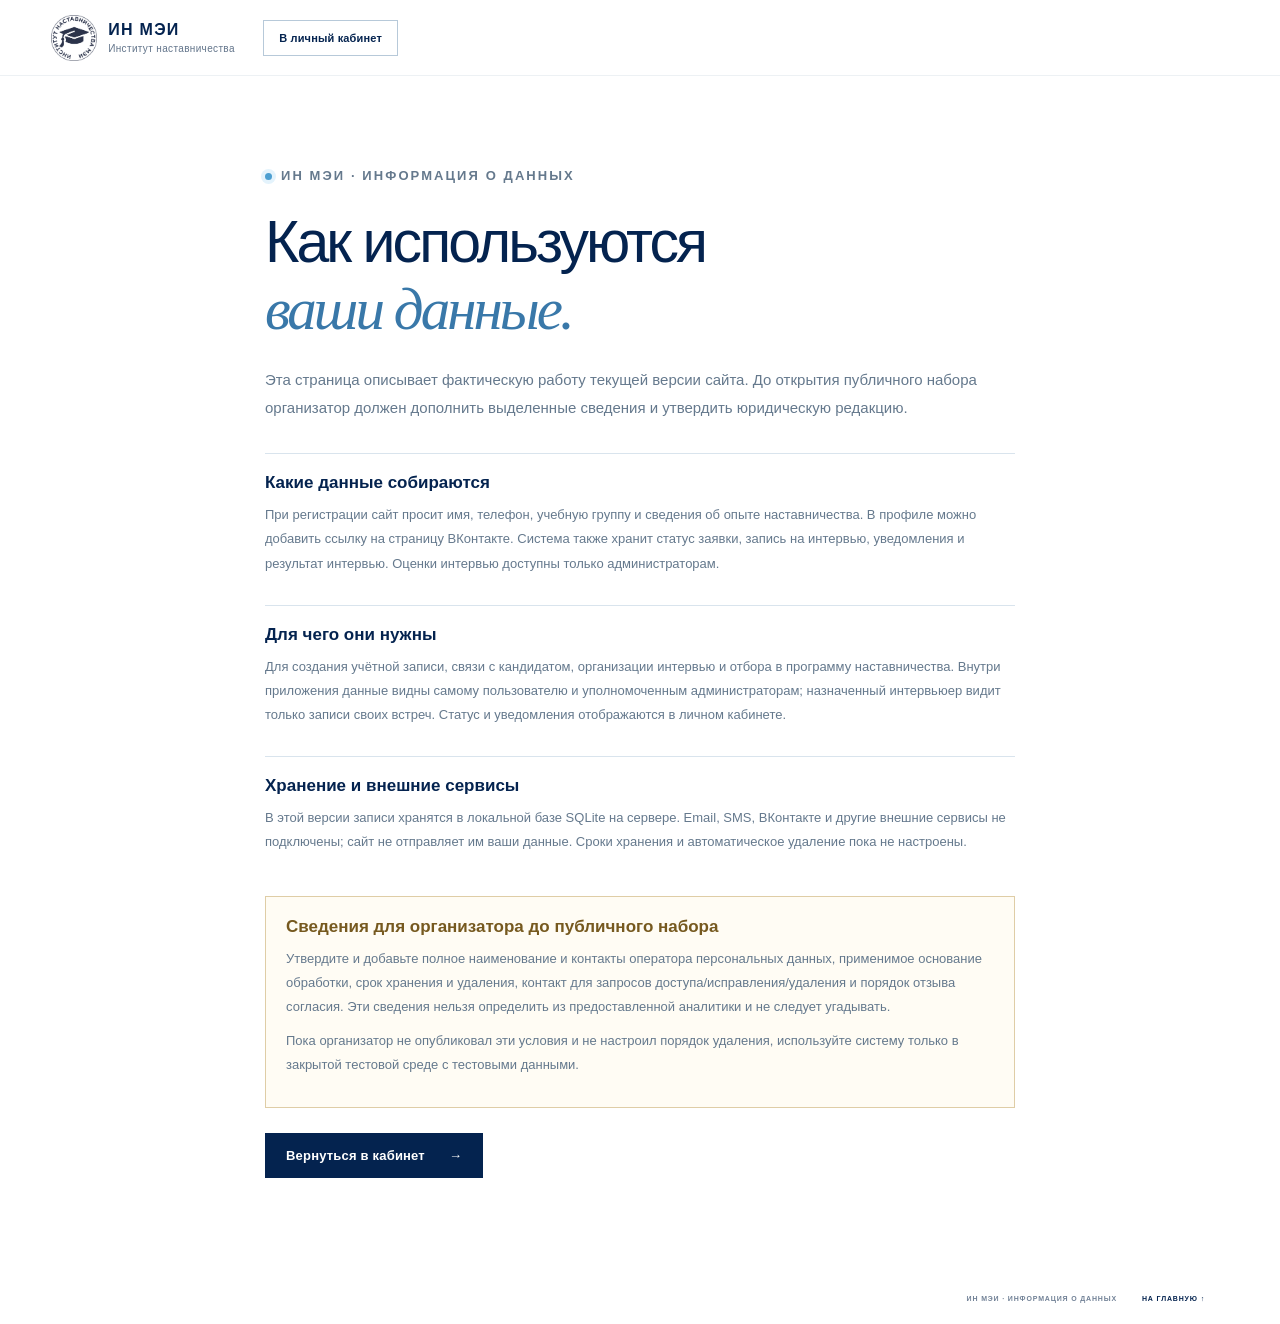
<file: privacy.html>
<!doctype html>
<html lang="ru">
<head>
  <meta charset="utf-8">
  <meta name="viewport" content="width=device-width, initial-scale=1">
  <meta name="theme-color" content="#04234f">
  <title>Использование данных — ИН МЭИ</title>
  <link rel="icon" href="public/brandmark.png" type="image/png">
  <link rel="stylesheet" href="public/styles.css">
</head>
<body>
  <header class="site-header"><a class="brand" href="/"><span class="brand-mark"><img src="public/brandmark.png" alt="" width="48" height="48"></span><span class="brand-text"><strong>ИН МЭИ</strong><small>Институт наставничества</small></span></a><a class="button button-small button-outline" href="/#cabinet">В личный кабинет</a></header>
  <main class="privacy-page"><p class="eyebrow"><span class="eyebrow-dot"></span> ИН МЭИ · ИНФОРМАЦИЯ О ДАННЫХ</p><h1>Как используются<br><em>ваши данные.</em></h1><p class="privacy-lead">Эта страница описывает фактическую работу текущей версии сайта. До открытия публичного набора организатор должен дополнить выделенные сведения и утвердить юридическую редакцию.</p>
    <section><h2>Какие данные собираются</h2><p>При регистрации сайт просит имя, телефон, учебную группу и сведения об опыте наставничества. В профиле можно добавить ссылку на страницу ВКонтакте. Система также хранит статус заявки, запись на интервью, уведомления и результат интервью. Оценки интервью доступны только администраторам.</p></section>
    <section><h2>Для чего они нужны</h2><p>Для создания учётной записи, связи с кандидатом, организации интервью и отбора в программу наставничества. Внутри приложения данные видны самому пользователю и уполномоченным администраторам; назначенный интервьюер видит только записи своих встреч. Статус и уведомления отображаются в личном кабинете.</p></section>
    <section><h2>Хранение и внешние сервисы</h2><p>В этой версии записи хранятся в локальной базе SQLite на сервере. Email, SMS, ВКонтакте и другие внешние сервисы не подключены; сайт не отправляет им ваши данные. Сроки хранения и автоматическое удаление пока не настроены.</p></section>
    <section class="privacy-required"><h2>Сведения для организатора до публичного набора</h2><p>Утвердите и добавьте полное наименование и контакты оператора персональных данных, применимое основание обработки, срок хранения и удаления, контакт для запросов доступа/исправления/удаления и порядок отзыва согласия. Эти сведения нельзя определить из предоставленной аналитики и не следует угадывать.</p><p>Пока организатор не опубликовал эти условия и не настроил порядок удаления, используйте систему только в закрытой тестовой среде с тестовыми данными.</p></section>
    <a class="button button-primary" href="/#cabinet">Вернуться в кабинет <span aria-hidden="true">→</span></a>
  </main>
  <footer class="site-footer"><span class="footer-motto">ИН МЭИ · ИНФОРМАЦИЯ О ДАННЫХ</span><a href="/" class="back-top">НА ГЛАВНУЮ ↑</a></footer>
</body>
</html>
</file>
<file: public/styles.css>
:root{--navy:#04234f;--navy-2:#073668;--blue:#144975;--sky:#b2dcf6;--pale:#edf6fc;--ink:#102d50;--muted:#63758b;--white:#fff;--line:#d9e4ed;--serif:Georgia,'Times New Roman',serif;--sans:'Myriad Pro','Segoe UI',Arial,sans-serif;--display:'Gotham Pro','Montserrat','Segoe UI',Arial,sans-serif;--wrap:1200px}*{box-sizing:border-box}html{scroll-behavior:smooth;scroll-padding-top:92px}body{margin:0;color:var(--ink);font-family:var(--sans);font-size:16px;line-height:1.55;background:#fff}a{color:inherit;text-decoration:none}button{font:inherit}.sr-only{position:absolute;width:1px;height:1px;padding:0;margin:-1px;overflow:hidden;clip:rect(0,0,0,0);white-space:nowrap;border:0}.skip-link{position:absolute;top:-60px;left:1rem;z-index:20;background:#fff;color:var(--navy);padding:.7rem 1rem;border-radius:4px}.skip-link:focus{top:1rem}.site-header{height:82px;padding:0 max(4vw,24px);display:flex;align-items:center;gap:40px;border-bottom:1px solid #edf1f4;background:#fff;position:sticky;top:0;z-index:10}.brand{display:flex;align-items:center;gap:11px;min-width:237px}.brand-mark{width:46px;height:46px;flex:0 0 46px;display:grid;place-items:center}.brand-mark img{display:block;width:100%;height:100%;object-fit:contain}.brand-text{display:flex;flex-direction:column;line-height:1.18}.brand-text strong{font:700 16px var(--display);letter-spacing:.08em;color:var(--navy)}.brand-text small{font-size:10px;letter-spacing:.035em;color:#63758b;margin-top:4px}.main-nav{display:flex;gap:32px;align-items:center;margin:auto;font-size:13px;color:#334b66}.main-nav a:hover,.text-link:hover{color:#3875a9}.button{display:inline-flex;align-items:center;justify-content:center;gap:24px;padding:15px 21px;font:600 13px var(--display);letter-spacing:.015em;transition:transform .2s,background .2s}.button:hover{transform:translateY(-2px)}.button-small{padding:11px 15px;gap:13px;font-size:11px}.button-outline{border:1px solid #b7c9d9;color:var(--navy)}.button-outline:hover{background:var(--pale)}.button-primary{background:var(--navy);color:#fff}.button-primary:hover{background:#0b386d}.button-light{background:#fff;color:var(--navy)}.button-light:hover{background:var(--pale)}.menu-toggle{display:none}.section-wrap{max-width:var(--wrap);margin:0 auto;padding-left:35px;padding-right:35px}.hero{min-height:595px;padding-top:69px;padding-bottom:56px;display:grid;grid-template-columns:1fr 1.06fr;position:relative;align-items:center;overflow:hidden}.hero-copy{padding:0 0 38px;z-index:1}.eyebrow{font:600 10px var(--display);letter-spacing:.16em;text-transform:uppercase;color:#61748b;display:flex;align-items:center;gap:9px}.eyebrow-dot{width:7px;height:7px;display:inline-block;background:#4d9fd1;border-radius:50%;box-shadow:0 0 0 4px #e4f3fc}.hero h1,.path-heading h2,.intro h2,.events h2,.faq h2,.cta-section h2{font:500 clamp(42px,5.1vw,66px)/1.06 var(--display);letter-spacing:-.052em;color:var(--navy);margin:27px 0 21px}.hero h1 em,.intro h2 em,.events h2 em,.faq h2 em,.cta-section h2 em,.path-heading em{font:italic 500 1em/1.05 var(--serif);letter-spacing:-.035em;color:#3978a9}.hero-lead{max-width:433px;font-size:15px;line-height:1.8;color:#5c6f85;margin:0}.hero-actions{display:flex;align-items:center;gap:25px;margin-top:29px}.hero-actions .button{font-size:11px}.text-link{font:600 11px var(--display);color:var(--navy);border-bottom:1px solid #a5bacb;padding:0 0 5px}.hero-note{display:flex;align-items:center;gap:12px;font-size:11px;line-height:1.65;color:#718196;margin-top:43px}.hero-note strong{color:var(--navy);font-weight:600}.note-icon{width:32px;height:32px;border:1px solid #d6e9f5;border-radius:50%;display:grid;place-items:center;color:#4a8ebd;font-size:18px}.hero-art{height:440px;position:relative;margin:0 5px 15px 10px;overflow:hidden;background:linear-gradient(140deg,#edf6fb 0%,#e4f1f9 57%,#cfe6f5 100%);border-radius:48% 45% 3px 3px}.art-orbit{position:absolute;border:1px solid rgba(4,35,79,.11);border-radius:50%;transform:rotate(-28deg)}.orbit-one{width:550px;height:225px;top:106px;left:-36px}.orbit-two{width:470px;height:180px;top:135px;left:6px}.art-sun{width:160px;height:160px;border-radius:50%;position:absolute;top:53px;right:68px;background:linear-gradient(145deg,#b2dcf6,#8bb8dc)}.art-path{width:410px;height:230px;border:1px solid rgba(4,35,79,.22);border-radius:50%;position:absolute;top:174px;left:70px;transform:rotate(-16deg)}.art-person{position:absolute;bottom:36px;filter:drop-shadow(0 10px 15px rgba(4,35,79,.1))}.person-back{left:116px;transform:scale(.83);transform-origin:bottom}.person-front{right:97px}.person-head{display:block;width:72px;height:86px;border-radius:48% 48% 44% 44%;background:#d49978;margin:0 auto -7px;position:relative;z-index:2}.person-back .person-head{background:#bd8068}.person-body{display:block;width:158px;height:173px;border-radius:72px 72px 9px 9px;background:var(--navy);position:relative}.person-back .person-body{background:#4f83ac}.person-body:after{content:"";position:absolute;width:48px;height:98px;background:#d49978;border-radius:28px;right:-18px;top:45px;transform:rotate(-24deg)}.person-front .person-body:after{left:-16px;right:auto;transform:rotate(22deg)}.art-card{position:absolute;background:rgba(255,255,255,.86);backdrop-filter:blur(8px);padding:12px 14px;box-shadow:0 12px 30px rgba(4,35,79,.08);display:flex;gap:18px;align-items:center;z-index:2}.card-top{top:71px;left:50px}.card-bottom{bottom:74px;right:40px}.tiny-label{font:600 8px var(--display);letter-spacing:.12em;color:#65809a}.card-symbol{font-size:19px;color:#3978a9}.art-caption{position:absolute;left:25px;bottom:38px;font:italic 16px/1.3 var(--serif);color:var(--navy);z-index:3}.caption-line{display:block;width:24px;border-top:1px solid #498ab8;margin-bottom:7px}.art-star{position:absolute;color:#3475a8}.star-a{top:164px;right:56px;font-size:21px}.star-b{top:47px;left:209px;font-size:14px}.hero-bottom{position:absolute;bottom:20px;left:35px;right:35px;display:flex;justify-content:space-between;font:600 8px var(--display);letter-spacing:.16em;color:#8392a3}.intro{padding-top:98px;padding-bottom:111px}.section-kicker{display:flex;align-items:center;gap:20px;font:600 9px var(--display);letter-spacing:.14em;color:#71839a}.kicker-rule{height:1px;max-width:95px;background:#cfdae4;flex:1}.intro-grid{display:grid;grid-template-columns:1.1fr .9fr;gap:80px;align-items:end;margin:28px 0 57px}.intro h2,.events h2,.faq h2{font-size:47px;line-height:1.12;margin:0}.intro-text{max-width:450px;color:#61738a;font-size:13px;line-height:1.85}.intro-text p{margin:0 0 14px}.intro-text .text-link{display:inline-block;margin-top:6px}.values-grid{display:grid;grid-template-columns:repeat(3,1fr);border-top:1px solid var(--line);border-bottom:1px solid var(--line)}.value-card{min-height:188px;padding:22px 26px 21px 0;position:relative}.value-card+.value-card{border-left:1px solid var(--line);padding-left:25px}.value-num{font:600 9px var(--display);color:#8494a6}.value-icon{position:absolute;right:27px;top:18px;width:33px;height:33px;border-radius:50%;display:grid;place-items:center;font-size:17px}.icon-blue{color:#fff;background:var(--navy)}.icon-pale{color:#3978a9;background:#e4f3fb}.icon-outline{color:var(--navy);border:1px solid #c9d9e6}.value-card h3{font:600 17px var(--display);letter-spacing:-.02em;margin:37px 0 5px;color:var(--navy)}.value-card p{font-size:11px;max-width:270px;color:#718196;line-height:1.65;margin:0}.path-section{background:var(--navy);color:white;position:relative;overflow:hidden}.path-section:before{content:"";position:absolute;width:540px;height:540px;border:1px solid rgba(178,220,246,.1);border-radius:50%;right:-220px;top:-250px}.path-inner{padding-top:71px;padding-bottom:54px;position:relative}.light{color:#bfd0e0}.light .kicker-rule{background:#47617e}.path-heading{display:flex;justify-content:space-between;align-items:end;gap:25px;margin:26px 0 48px}.path-heading h2{font-size:43px;line-height:1.12;color:white;margin:0}.path-heading em{color:var(--sky)}.path-heading p{color:#c1d0de;font-size:12px;max-width:230px;line-height:1.7;margin-bottom:5px}.steps{display:grid;grid-template-columns:repeat(4,1fr);border-top:1px solid #395572;border-bottom:1px solid #395572}.step{min-height:211px;padding:18px 22px 18px 0;position:relative}.step+.step{border-left:1px solid #395572;padding-left:20px}.step-no,.step-meta{font:600 8px var(--display);letter-spacing:.14em;color:#a9c6dc}.step-mark{position:absolute;right:18px;top:11px;color:#9bd4f4;font-size:19px}.step h3{font:600 16px var(--display);margin:42px 0 8px;color:#fff}.step p{font-size:11px;line-height:1.65;color:#b5c6d7;max-width:190px;margin:0;min-height:54px}.step-meta{display:inline-block;margin-top:16px;color:#8fabc3;font-size:7px}.path-footer{display:flex;justify-content:space-between;padding-top:17px;color:#afc2d4;font-size:10px}.path-footer b{color:var(--sky);font-size:17px;margin-left:10px}.events{padding-top:99px;padding-bottom:100px}.events-heading{display:flex;align-items:end;justify-content:space-between;margin:27px 0 37px}.events h2{font-size:45px}.events-heading .text-link{margin:0 4px 7px 0}.event-list{border-top:1px solid var(--line)}.event-row{display:grid;grid-template-columns:110px minmax(0,1fr) auto;gap:18px;align-items:center;padding:20px 12px 20px 0;border-bottom:1px solid var(--line);transition:background .2s}.event-row:hover{background:#f8fbfd}.event-date{display:flex;flex-direction:column;align-items:flex-start}.event-date strong{font:500 30px var(--serif);color:#3d79a6}.event-date span,.event-tag{font:600 7px var(--display);letter-spacing:.13em;color:#8091a5}.event-tag{color:#4c8bb7}.event-details h3{font:600 16px var(--display);color:var(--navy);margin:5px 0 3px}.event-details p{font-size:10px;color:#76869a;margin:0}.event-arrow{width:32px;height:32px;border:1px solid #d4e1eb;border-radius:50%;display:grid;place-items:center;color:var(--navy)}.demo-caption{font-size:10px;color:#8391a1;margin:14px 0}.quote-band{background:#edf6fb;position:relative;overflow:hidden}.quote-inner{max-width:870px;margin:auto;padding:57px 35px 53px;position:relative;z-index:1}.quote-mark{font:80px/.6 var(--serif);color:#78acd0}.quote-inner blockquote{font:500 26px/1.45 var(--display);letter-spacing:-.035em;color:var(--navy);margin:13px 0 20px;max-width:800px}.quote-inner blockquote em{font:italic 1em var(--serif);color:#3978a9}.quote-credit{font:600 8px var(--display);letter-spacing:.17em;color:#76889a}.quote-decoration{position:absolute;right:7%;top:50%;transform:translateY(-50%);font-size:130px;color:rgba(77,151,198,.11)}.faq{padding-top:95px;padding-bottom:104px}.faq-grid{display:grid;grid-template-columns:.82fr 1.18fr;gap:55px;margin-top:28px}.faq h2{font-size:40px}.faq-list details{border-bottom:1px solid var(--line)}.faq-list details:first-child{border-top:1px solid var(--line)}.faq-list summary{list-style:none;cursor:pointer;padding:17px 2px;display:flex;justify-content:space-between;align-items:center;font:600 12px var(--display);color:var(--navy)}.faq-list summary::-webkit-details-marker{display:none}.faq-list summary span{font-size:19px;font-weight:400;color:#4382ad;transition:transform .2s}.faq-list details[open] summary span{transform:rotate(45deg)}.faq-list details p{margin:0;padding:0 30px 17px 2px;font-size:11px;line-height:1.75;color:#718196}.cta-section{background:linear-gradient(115deg,#04234f,#073c70);color:#fff;overflow:hidden}.cta-wrap{max-width:1130px;margin:auto;padding:64px 35px;display:grid;grid-template-columns:1fr .55fr;align-items:center;position:relative}.light-eyebrow{color:#b5cadc}.light-eyebrow .eyebrow-dot{background:var(--sky);box-shadow:0 0 0 4px rgba(178,220,246,.14)}.cta-section h2{color:#fff;font-size:55px;margin:19px 0 0}.cta-section h2 em{color:var(--sky)}.cta-side{padding:10px 0 0 22px}.cta-side p{font-size:12px;line-height:1.75;color:#c2d0de;max-width:300px;margin:0 0 20px}.cta-note{display:block;margin-top:13px;color:#a4b8ca;font-size:9px}.cta-spark{position:absolute;right:35px;top:42px;font-size:46px;color:#93c9e9}.site-footer{max-width:1200px;padding:22px 35px;margin:auto;display:flex;align-items:center;gap:25px}.footer-brand{min-width:auto}.footer-brand .brand-mark{width:36px;height:36px;flex-basis:36px}.footer-brand .brand-text strong{font-size:12px}.footer-brand .brand-text small{font-size:8px}.footer-motto,.back-top,.copyright{font:600 7px var(--display);letter-spacing:.12em;color:#718196}.footer-motto{margin-left:auto}.back-top{color:var(--navy)}.copyright{border-left:1px solid var(--line);padding-left:23px}
@media(min-width:1400px){.hero{min-height:650px}.hero-art{height:470px}}
@media(max-width:900px){.site-header{gap:18px}.main-nav{gap:17px}.brand{min-width:auto}.brand-text small{display:none}.hero{grid-template-columns:1fr .9fr}.hero-art{height:390px}.person-back{left:60px}.person-front{right:50px}.intro-grid{gap:35px}.path-heading h2{font-size:37px}.steps{grid-template-columns:repeat(2,1fr)}.step:nth-child(3){border-left:0;border-top:1px solid #395572;padding-left:0}.step:nth-child(4){border-top:1px solid #395572}.step{min-height:190px}.step:nth-child(n+3){padding-top:19px}.step:nth-child(n+3) h3{margin-top:31px}}
@media(max-width:640px){html{scroll-padding-top:72px}.site-header{height:68px;padding:0 19px;gap:12px}.brand-mark{width:40px;height:40px;flex-basis:40px}.brand{margin-right:auto}.brand-text small{display:block;font-size:8px}.brand-text strong{font-size:13px}.header-cta{padding:9px 10px;font-size:9px}.menu-toggle{order:3;border:0;background:none;width:38px;height:38px;display:grid;align-content:center;gap:5px;padding:8px}.menu-toggle span:not(.sr-only){height:1px;background:var(--navy);width:20px}.main-nav{display:none;position:absolute;top:67px;left:0;right:0;background:#fff;padding:18px 22px 22px;box-shadow:0 12px 15px #04234f12;align-items:flex-start;flex-direction:column;gap:16px}.main-nav.is-open{display:flex}.section-wrap{padding-left:22px;padding-right:22px}.hero{display:flex;flex-direction:column;align-items:stretch;padding-top:47px;padding-bottom:48px;min-height:0}.hero-copy{padding:0}.hero h1{font-size:46px;margin:22px 0 16px}.hero-lead{font-size:13px}.hero-actions{gap:17px;flex-wrap:wrap;margin-top:22px}.hero-actions .button{padding:13px 14px}.hero-note{margin-top:20px}.hero-art{height:310px;margin:23px 0 29px;border-radius:48% 45% 3px 3px}.art-sun{width:112px;height:112px;top:38px;right:43px}.art-orbit{transform:rotate(-28deg) scale(.78);transform-origin:center}.orbit-one{left:-70px;top:64px}.orbit-two{left:-45px;top:92px}.art-path{transform:rotate(-16deg) scale(.72);transform-origin:center;left:8px;top:118px}.person-back{left:58px;bottom:23px;transform:scale(.65);transform-origin:bottom}.person-front{right:52px;bottom:23px;transform:scale(.74);transform-origin:bottom}.art-card{padding:9px 10px;gap:9px}.card-top{top:48px;left:28px}.card-bottom{bottom:54px;right:18px}.tiny-label{font-size:7px}.art-caption{left:16px;bottom:18px;font-size:13px}.star-a{top:117px;right:25px}.star-b{top:28px;left:42%}.hero-bottom{bottom:12px;left:22px;right:22px;font-size:6px}.intro{padding-top:62px;padding-bottom:67px}.intro-grid{grid-template-columns:1fr;gap:20px;margin:22px 0 33px}.intro h2,.events h2{font-size:39px}.intro-text{font-size:12px}.values-grid{grid-template-columns:1fr}.value-card,.value-card+.value-card{min-height:147px;padding:17px 4px;border-left:0}.value-card+.value-card{border-top:1px solid var(--line)}.value-card h3{margin-top:24px;font-size:16px}.value-icon{right:10px;top:13px}.path-inner{padding-top:57px;padding-bottom:35px}.path-heading{display:block;margin:23px 0 29px}.path-heading h2{font-size:34px}.path-heading p{margin:14px 0 0}.steps{grid-template-columns:1fr 1fr}.step{padding:15px 10px 15px 0;min-height:185px}.step+.step{padding-left:13px}.step:nth-child(3){padding-left:0}.step:nth-child(4){padding-left:13px}.step h3{font-size:13px;margin-top:32px}.step p{font-size:10px;min-height:53px}.step-mark{right:10px}.step-meta{font-size:6px}.path-footer{font-size:8px}.events{padding-top:62px;padding-bottom:65px}.events-heading{align-items:flex-start;margin:22px 0 26px;gap:12px}.events h2{font-size:35px}.events-heading .text-link{font-size:9px;white-space:nowrap;margin-top:9px}.event-row{grid-template-columns:57px minmax(0,1fr) auto;gap:9px;padding:16px 0}.event-date strong{font-size:25px}.event-date span,.event-tag{font-size:6px}.event-details h3{font-size:12px}.event-details p{font-size:9px}.event-arrow{width:26px;height:26px}.quote-inner{padding:43px 22px}.quote-inner blockquote{font-size:21px}.quote-mark{font-size:64px}.quote-decoration{font-size:90px;right:-12px}.faq{padding-top:62px;padding-bottom:66px}.faq-grid{grid-template-columns:1fr;gap:21px;margin-top:22px}.faq h2{font-size:35px}.faq-list summary{font-size:11px;padding:15px 0}.cta-wrap{padding:45px 22px;grid-template-columns:1fr;gap:12px}.cta-section h2{font-size:45px}.cta-side{padding:0}.cta-spark{font-size:33px;right:20px;top:27px}.site-footer{padding:18px 20px;flex-wrap:wrap;gap:13px}.footer-motto{display:none}.back-top{margin-left:auto}.copyright{padding-left:13px}}
@media(prefers-reduced-motion:reduce){*,*::before,*::after{scroll-behavior:auto!important;transition:none!important;animation:none!important}}

/* Functional workspace */
.workspace-section{background:#f5f8fb;padding:78px 0 86px;border-top:1px solid #e8eff5}.workspace-inner{max-width:var(--wrap)}.workspace-heading{display:flex;justify-content:space-between;align-items:end;gap:25px;margin:25px 0 34px}.workspace-heading h2{font:500 43px/1.1 var(--display);letter-spacing:-.05em;color:var(--navy);margin:0}.workspace-heading h2 em{font:italic 500 1em var(--serif);color:#3978a9}.workspace-heading p{font-size:12px;color:#718196;margin:10px 0 0;max-width:460px}.account-actions{display:flex;gap:10px;align-items:center}.account-actions .button{font-size:10px;padding:11px 15px}.user-compact{font:600 10px var(--display);color:#536c85}.loading-card,.account-welcome{background:white;border:1px solid #e0e9f0;padding:25px;display:flex;align-items:center;gap:16px;color:#61758b;font-size:12px}.loading-dot,.notice-dot{width:8px;height:8px;flex:0 0 8px;background:#4f9dcc;border-radius:50%}.account-welcome{justify-content:space-between;padding:30px 35px}.account-welcome>div{max-width:510px}.account-welcome h3{font:600 21px var(--display);color:var(--navy);margin:5px 0}.account-welcome p,.privacy-note{font-size:12px;line-height:1.75;color:#718196}.account-welcome .welcome-mark{float:left;font-size:27px;color:#4387b5;margin:0 15px 15px 0}.privacy-note{font-size:10px;margin:13px 0}.auth-dialog{border:0;padding:0;width:min(490px,calc(100% - 28px));max-height:min(740px,92vh);box-shadow:0 22px 80px #04234f38;background:white;color:var(--ink)}.auth-dialog::backdrop{background:#04172bb5;backdrop-filter:blur(3px)}.auth-form{padding:35px 38px;position:relative}.dialog-close{position:absolute;right:18px;top:13px;border:0;background:none;font-size:28px;line-height:1;color:#657b91;cursor:pointer}.auth-form h2{font:500 30px var(--display);letter-spacing:-.04em;color:var(--navy);margin:12px 0 6px}.auth-intro{font-size:11px;color:#718196;margin:0 0 18px}.auth-form label,.profile-form label,.stack-form label,.manage-card label,.review-form label{display:flex;flex-direction:column;gap:6px;font:600 10px var(--display);color:#526a82;margin:0 0 12px}.auth-form input,.auth-form select,.profile-form input,.profile-form select,.stack-form input,.stack-form select,.stack-form textarea,.manage-card select,.review-form textarea,.review-form input{min-height:40px;width:100%;border:1px solid #d7e1e9;background:#fff;padding:9px 11px;font:400 12px var(--sans);color:var(--navy);border-radius:0}.auth-form input:focus,.auth-form select:focus,.profile-form input:focus,.profile-form select:focus,.stack-form input:focus,.stack-form select:focus,.stack-form textarea:focus,.manage-card select:focus,.review-form textarea:focus,.review-form input:focus{outline:2px solid #72acd2;outline-offset:1px}.consent-line{display:grid!important;grid-template-columns:18px 1fr;align-items:start!important;gap:10px!important;font:400 9px/1.55 var(--sans)!important;color:#718196!important}.consent-line input{width:17px!important;min-height:17px!important;margin:1px 0}.auth-form .form-submit{width:100%;margin-top:5px}.auth-switch,.text-button{border:0;background:none;color:#3677a7;font:600 10px var(--display);cursor:pointer;padding:8px 0}.auth-switch{display:block;margin:10px auto 0}.form-message,.inline-message{display:block;min-height:17px;color:#a13c45;font-size:10px;line-height:1.5}.dashboard-top{display:grid;grid-template-columns:1.4fr .6fr;gap:15px;margin-bottom:15px}.identity-card,.identity-aside,.dashboard-panel{background:#fff;border:1px solid #e0e9f0;padding:22px}.identity-card{position:relative}.identity-card h3{font:600 23px var(--display);color:var(--navy);margin:9px 0 3px}.identity-card>p,.identity-aside p{font-size:11px;color:#718196;margin:0 0 14px}.status-pill{display:inline-flex;align-items:center;padding:5px 9px;font:600 8px var(--display);letter-spacing:.04em}.pill-blue{background:#e9f4fb;color:#286a9a}.pill-success{background:#e8f4ee;color:#367858}.pill-muted{background:#f1f2f4;color:#707b85}.identity-card>.text-button{display:block;margin-top:12px}.identity-aside{background:#eaf4fa;border-color:#eaf4fa}.aside-icon{font-size:24px;color:#4486b1}.identity-aside h3{font:600 15px var(--display);color:var(--navy);margin:8px 0}.dashboard-columns,.admin-columns{display:grid;grid-template-columns:minmax(0,1.55fr) minmax(250px,.75fr);gap:15px;align-items:start}.dashboard-main,.dashboard-aside,.admin-main,.admin-aside{display:grid;gap:15px}.dashboard-panel{padding:20px}.panel-heading{display:flex;justify-content:space-between;align-items:center;gap:15px;margin-bottom:16px}.panel-heading h3{font:600 17px var(--display);letter-spacing:-.02em;color:var(--navy);margin:3px 0 0}.panel-heading .text-button{white-space:nowrap}.profile-form{display:grid;grid-template-columns:1fr 1fr;gap:8px 13px}.profile-form label{margin:0}.profile-form .button{grid-column:1/-1;justify-self:start;padding:11px 14px;font-size:10px}.profile-form:not(.is-editing) input,.profile-form:not(.is-editing) select{background:#f6f8fa;border-color:#eef2f5;pointer-events:none}.profile-form:not(.is-editing) .button{display:none}.profile-form .inline-message{grid-column:1/-1}.booking-card,.slot-card,.admin-slot,.review-card{border-top:1px solid #e5edf3;padding:15px 0;display:flex;align-items:center;justify-content:space-between;gap:15px}.booking-card h4,.slot-card h4,.admin-slot h4,.review-card h4{font:600 14px var(--display);color:var(--navy);margin:4px 0}.booking-card p,.slot-card p,.admin-slot p,.review-card p{font-size:10px;color:#708197;margin:2px 0}.booking-card small,.slot-card small,.admin-slot small{font-size:9px;color:#8494a3}.booking-card .button,.slot-card .button{font-size:9px;padding:9px 12px;white-space:nowrap}.button-cancel{color:#7b4d51}.booking-result{color:#3f795d!important}.slot-grid{display:grid;grid-template-columns:1fr 1fr;gap:0 15px}.slot-card{align-items:flex-end}.slot-card>div{min-width:0}.slot-card .button{align-self:center}.empty-state{padding:16px;background:#f6f9fb;color:#7b8b9a;font-size:11px;line-height:1.7}.notice-list,.material-list{display:grid}.notice-item{display:flex;gap:10px;border-top:1px solid #e8eef3;padding:12px 0}.notice-dot{margin-top:4px;width:6px;height:6px;flex-basis:6px}.notice-item p,.material-card p{font-size:10px;line-height:1.65;color:#667a8e;margin:0}.notice-item time{font-size:8px;color:#9aa6b2}.material-card{border-top:1px solid #e8eef3;padding:13px 0}.material-card h4{font:600 12px var(--display);color:var(--navy);margin:5px 0}.dashboard-bottom{display:flex;align-items:center;justify-content:space-between;gap:12px;padding:13px 4px;margin-top:14px;border-top:1px solid #dfe8ee;font:600 8px var(--display);letter-spacing:.08em;color:#8695a3}.dashboard-bottom .text-button{font-size:9px}.admin-welcome{background:var(--navy);color:#fff;padding:25px 27px;display:flex;align-items:center;justify-content:space-between;gap:20px;margin-bottom:15px}.admin-welcome .eyebrow{color:#bdd0e0}.admin-welcome h3{font:500 24px/1.2 var(--display);margin:10px 0 0}.stats-grid{display:flex;gap:9px}.stats-grid article{min-width:106px;background:#ffffff12;padding:13px}.stats-grid strong{display:block;font:500 27px var(--serif);color:#b2dcf6}.stats-grid span{font:600 7px var(--display);letter-spacing:.09em;color:#c3d4e2}.admin-columns{grid-template-columns:minmax(0,1.5fr) minmax(260px,.7fr)}.manage-list,.review-list,.admin-slot-list{display:grid}.manage-card{display:grid;grid-template-columns:minmax(125px,1fr) 140px 132px;gap:12px;align-items:center;border-top:1px solid #e8eef3;padding:13px 0}.manage-person h4{font:600 12px var(--display);color:var(--navy);margin:0 0 3px}.manage-person p{font-size:9px;color:#73859a;margin:0 0 5px}.manage-person .event-tag{font-size:6px}.manage-card label{margin:0;font-size:8px}.manage-card select{min-height:34px;padding:6px;font-size:9px}.admin-slot{align-items:center}.admin-slot .text-button{white-space:nowrap}.danger-text{color:#9a4a50}.stack-form{display:grid;gap:2px}.stack-form label{margin-bottom:9px}.stack-form textarea,.review-form textarea{min-height:73px;resize:vertical}.stack-form .button{justify-self:start;font-size:9px;padding:10px 12px}.review-card{align-items:flex-start}.review-card>div{min-width:145px;flex:1}.review-form{flex:1;display:grid;grid-template-columns:minmax(140px,1fr) 68px auto;gap:8px;align-items:end}.review-form label{margin:0;font-size:8px}.review-form textarea{min-height:54px}.review-form input{min-height:38px}.review-form .button{font-size:8px;padding:10px}.review-form .inline-message{grid-column:1/-1}.auth-form input[type=checkbox]{accent-color:var(--navy)}
@media(max-width:820px){.dashboard-columns,.admin-columns{grid-template-columns:1fr}.dashboard-aside,.admin-aside{grid-template-columns:1fr 1fr;align-items:start}.admin-aside .dashboard-panel:last-child{grid-column:1/-1}.admin-welcome{align-items:flex-start;flex-direction:column}.stats-grid{width:100%}.stats-grid article{flex:1}.manage-card{grid-template-columns:minmax(110px,1fr) 130px 125px}}
@media(max-width:640px){.workspace-section{padding:57px 0 62px}.workspace-heading{align-items:flex-start;flex-direction:column;margin:22px 0}.workspace-heading h2{font-size:36px}.account-actions{width:100%}.account-actions .button{flex:1}.user-compact{font-size:9px}.account-welcome{align-items:flex-start;flex-direction:column;padding:22px}.account-welcome p{font-size:11px}.auth-form{padding:29px 23px}.dashboard-top{grid-template-columns:1fr}.identity-card,.identity-aside,.dashboard-panel{padding:17px}.profile-form{grid-template-columns:1fr}.profile-form .button{grid-column:1}.slot-grid{grid-template-columns:1fr}.slot-card{align-items:center}.dashboard-bottom{flex-wrap:wrap;font-size:7px}.admin-welcome{padding:20px}.admin-welcome h3{font-size:21px}.stats-grid{gap:5px}.stats-grid article{min-width:0;padding:10px 7px}.stats-grid strong{font-size:22px}.stats-grid span{font-size:6px}.manage-card{grid-template-columns:1fr 1fr;gap:8px}.manage-person{grid-column:1/-1}.dashboard-aside,.admin-aside{grid-template-columns:1fr}.admin-aside .dashboard-panel:last-child{grid-column:auto}.review-card{display:block}.review-form{grid-template-columns:1fr 65px}.review-form .button{grid-column:1/-1;justify-self:start}.review-form .inline-message{grid-column:1/-1}.booking-card{align-items:flex-start;flex-direction:column}.booking-card .button{align-self:flex-start}.admin-slot{align-items:flex-start;flex-direction:column}.cta-note{max-width:250px}}
.privacy-page{max-width:810px;margin:0 auto;padding:75px 30px 95px}.privacy-page h1{font:500 clamp(38px,6vw,59px)/1.1 var(--display);letter-spacing:-.05em;color:var(--navy);margin:22px 0}.privacy-page h1 em{font:italic 500 1em var(--serif);color:#3978a9}.privacy-page>p,.privacy-page section p{font-size:13px;line-height:1.85;color:#65798d}.privacy-page .privacy-lead{font-size:15px;margin-bottom:32px}.privacy-page section{border-top:1px solid var(--line);padding:19px 0}.privacy-page section h2{font:600 17px var(--display);color:var(--navy);margin:0}.privacy-page section p{margin:10px 0}.privacy-page .privacy-required{border:1px solid #dfcda6;background:#fffcf4;padding:20px;margin:13px 0 25px}.privacy-page .privacy-required h2{color:#76591f}.consent-line a{color:#286d9f;text-decoration:underline}
.content-manager{margin-top:19px}.content-manage{align-items:flex-start}.content-manage>div:first-child{min-width:0}.content-actions{display:flex;gap:9px;align-items:center;flex-wrap:wrap;justify-content:flex-end}.content-actions .text-button{font-size:9px}.content-manage p{max-width:360px;overflow-wrap:anywhere}

.event-book-button{gap:5px;padding:9px 11px;font-size:8px;white-space:nowrap}.event-attendee{grid-template-columns:minmax(0,1fr) 130px}.event-attendee .manage-person{grid-column:auto}
@media(max-width:640px){.event-book-button{padding:8px 7px;font-size:7px}.event-attendee{grid-template-columns:1fr}.event-attendee .manage-person{grid-column:auto}}
.status-summary{display:grid;grid-template-columns:repeat(6,1fr);background:#fff;border:1px solid #e0e9f0;margin:-5px 0 15px}.status-summary>div{padding:12px 14px;display:flex;flex-direction:column;gap:4px;border-right:1px solid #e8eef3}.status-summary>div:last-child{border:0}.status-summary span{font:600 7px var(--display);letter-spacing:.07em;color:#75869a}.status-summary strong{font:500 21px var(--serif);color:var(--navy)}
@media(max-width:640px){.status-summary{grid-template-columns:repeat(3,1fr)}.status-summary>div:nth-child(3){border-right:0}.status-summary>div:nth-child(n+4){border-top:1px solid #e8eef3}}

@media(max-width:640px){.event-date strong{font-size:20px}}

/* Compact, accessible section tabs */
[hidden]{display:none!important}
.main-nav button{border:0;background:transparent;padding:10px 0;cursor:pointer;font:500 10px var(--display);color:#62758a;white-space:nowrap}
.main-nav button[aria-selected=true]{color:var(--navy);box-shadow:inset 0 -2px #4387b5}
.hero-actions button.text-link{border:0;background:none;cursor:pointer;font:500 10px var(--display);color:var(--navy);padding:0}
.hero-actions button:focus-visible,.main-nav button:focus-visible{outline:2px solid #4387b5;outline-offset:4px}
@media(max-width:640px){.main-nav button{width:100%;text-align:left;padding:7px 0}.main-nav button[aria-selected=true]{box-shadow:none;color:#286a9a}}

/* The header is the page switcher: keep every destination in one view. */
.site-header{height:76px;gap:22px;padding-inline:clamp(18px,4vw,56px)}
.brand{min-width:190px}
.main-nav{flex:1;justify-content:center;gap:3px;padding:5px;border:1px solid #e4edf4;border-radius:14px;background:#f7fafc}
.main-nav button{appearance:none;display:inline-flex;align-items:center;justify-content:center;min-height:38px;padding:8px 12px;border:0;border-radius:10px;background:transparent;color:#61758b;cursor:pointer;font:500 11px var(--display);white-space:nowrap;transition:background .18s,color .18s,box-shadow .18s}
.main-nav button:hover{background:#edf4f8;color:var(--navy)}
.main-nav button[aria-selected=true]{background:#fff;color:var(--navy);box-shadow:0 1px 4px #04234f16;font-weight:700}
.main-nav button:focus-visible,.header-cta:focus-visible{outline:2px solid #4387b5;outline-offset:2px}
.header-cta{flex-shrink:0;border:1px solid #b7c9d9;background:#fff;cursor:pointer}
.button{border:0;cursor:pointer}
.button-outline{border:1px solid #b7c9d9}
.hero-actions button.text-link,.events-heading button.text-link{border:0;background:none;cursor:pointer;font:600 11px var(--display);color:var(--navy);padding:0 0 5px;border-bottom:1px solid #a5bacb}
.back-top{border:0;background:transparent;cursor:pointer;font:600 7px var(--display);letter-spacing:.12em;color:var(--navy)}
@media(max-width:1040px) and (min-width:851px){.site-header{gap:12px;padding-inline:18px}.brand{min-width:150px}.brand-text small{display:none}.main-nav button{font-size:10px;padding-inline:8px}}
@media(max-width:850px){.site-header{height:68px;padding:0 19px;gap:12px}.brand{margin-right:auto;min-width:auto}.menu-toggle{order:3;border:0;background:none;width:38px;height:38px;display:grid;align-content:center;gap:5px;padding:8px;cursor:pointer}.menu-toggle span:not(.sr-only){height:1px;background:var(--navy);width:20px}.main-nav{display:none;position:absolute;top:67px;left:12px;right:12px;z-index:11;padding:10px;background:#fff;border:1px solid #e2ebf2;border-radius:14px;box-shadow:0 12px 30px #04234f1c;align-items:stretch;flex-direction:column;gap:2px}.main-nav.is-open{display:flex}.main-nav button{width:100%;justify-content:flex-start;padding:10px 13px}.main-nav button[aria-selected=true]{background:#edf6fb;box-shadow:none}.header-cta{padding:9px 12px;font-size:10px}}
</file>
